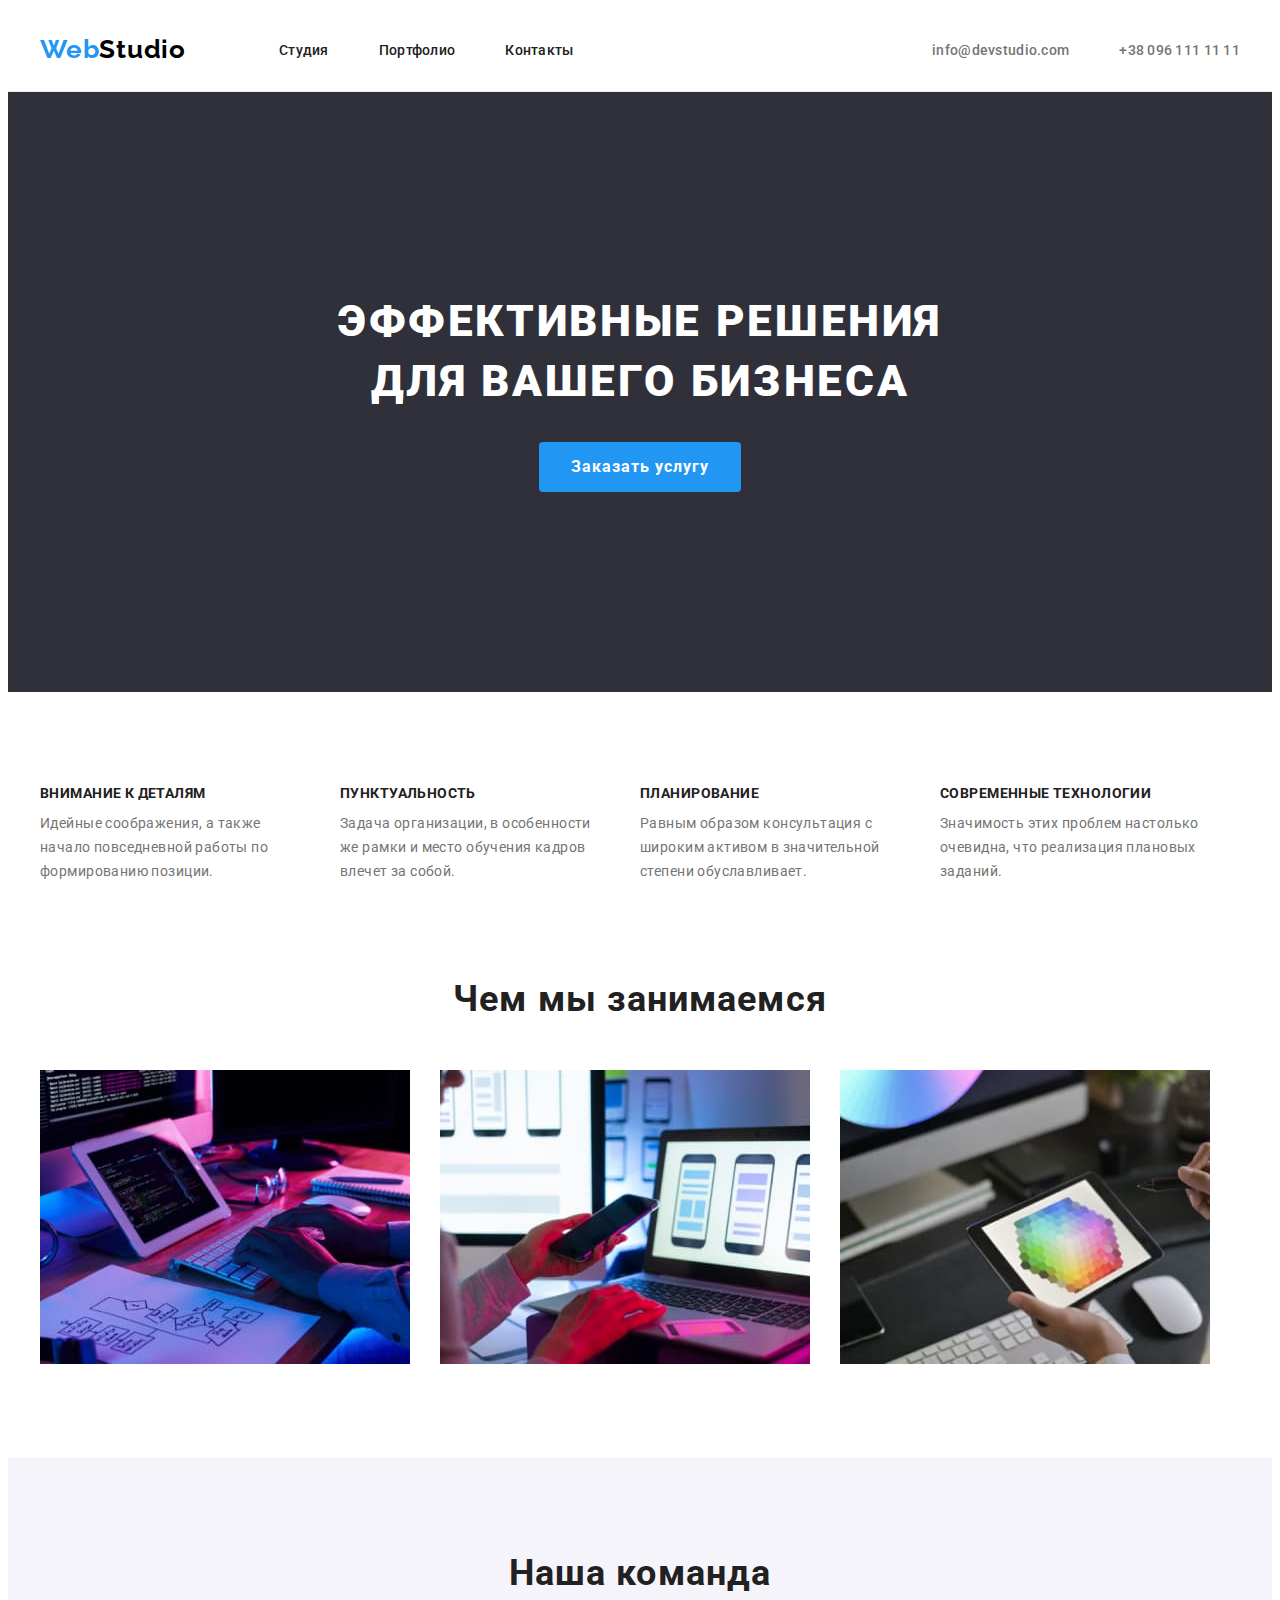
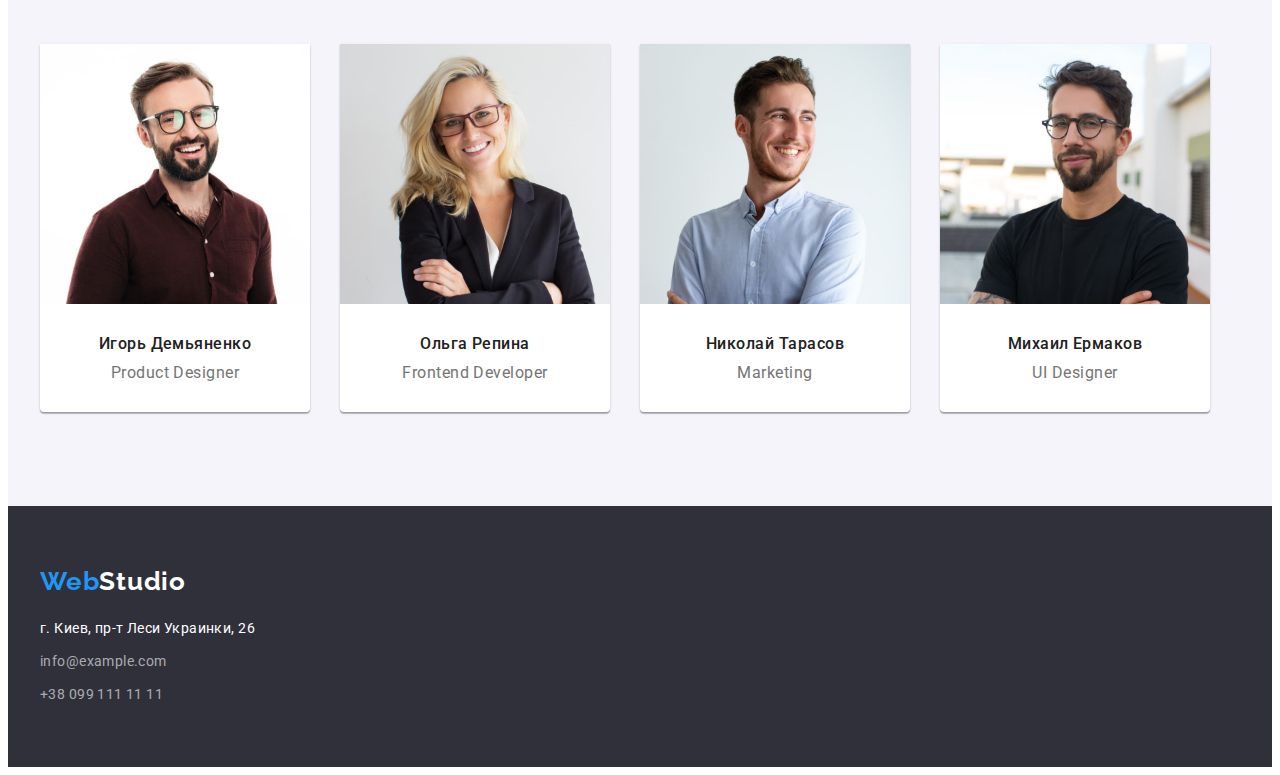
<file: index.html>
<!DOCTYPE html>
<html lang="ru">
  <head>
    <meta charset="UTF-8" />
    <meta http-equiv="X-UA-Compatible" content="IE=edge" />
    <meta name="viewport" content="width=device-width, initial-scale=1.0" />
    <title>Студия</title>
    <link rel="preconnect" href="https://fonts.googleapis.com">
    <link rel="preconnect" href="https://fonts.gstatic.com" crossorigin>
    <link href="https://fonts.googleapis.com/css2?family=Raleway:wght@700&family=Roboto:wght@400;500;700;900&display=swap" rel="stylesheet">
    <link rel="stylesheet" href="https://cdnjs.cloudflare.com/ajax/libs/modern-normalize/1.1.0/modern-normalize.min.css"
      integrity="sha512-wpPYUAdjBVSE4KJnH1VR1HeZfpl1ub8YT/NKx4PuQ5NmX2tKuGu6U/JRp5y+Y8XG2tV+wKQpNHVUX03MfMFn9Q=="
      crossorigin="anonymous" referrerpolicy="no-referrer" />
    <link rel="stylesheet" href="./css/styles.css" />
  </head>
  <body>
    <!--Шапка страницы-->
    <header class="main-header">
      <div class="container main-header-container">
        <nav class="navigation">
          <a class="link logo-link" href="" lang="en">Web<span class="logo-header">Studio</span></a>
          <ul class="list menu">
            <li class="menu-item"><a class="link menu-link" href="./index.html" target="_self"
                rel="noreferrer noopener">Студия</a></li>
            <li class="menu-item"><a class="link menu-link" href="./portfolio.html" target="_self"
                rel="noreferrer noopener">Портфолио</a></li>
            <li class="menu-item"><a class="link menu-link" href="">Контакты</a></li>
          </ul>
        </nav>
        <ul class="list contact">
          <li class="contact-item"><a class="link contact-link" href="mailto:info@devstudio.com">info@devstudio.com</a></li>
          <li class="contact-item"><a class="link contact-link" href="tel:+380961111111">+38 096 111 11 11</a></li>
        </ul>
      </div>
    </header>
    <!--Уникальный контент страницы-->
    <main class="main-page">
      <section class="hero section">
        <div class="container">
        <h1 class="hero-title">Эффективные решения <br/> для вашего бизнеса</h1>
        <button class="hero-btn" type="button">Заказать услугу</button>
        </div>
      </section>
      <section class="box-principle section">
        <div class="container">
        <h2 class="visually-hidden">Наши принципы</h2>
        <ul class="list box-principle-list">
          <li class="box-principle-item">
            <h3 class="box-principle-title">Внимание к деталям</h3>
            <p class="box-principle-text">Идейные соображения, а также начало повседневной работы по формированию позиции.</p>
          </li>
          <li class="box-principle-item">
            <h3 class="box-principle-title">Пунктуальность</h3>
            <p class="box-principle-text">
              Задача организации, в особенности же рамки и место обучения кадров влечет за собой.
            </p>
          </li>
          <li class="box-principle-item">
            <h3 class="box-principle-title">Планирование</h3>
            <p class="box-principle-text">
              Равным образом консультация с широким активом в значительной степени обуславливает.
            </p>
          </li>
          <li class="box-principle-item">
            <h3 class="box-principle-title">Современные технологии</h3>
            <p class="box-principle-text">Значимость этих проблем настолько очевидна, что реализация плановых заданий.</p>
          </li>
        </ul>
        </div>
      </section>
      <section class="box-work section">
        <div class="container">
        <h2 class="box-work-title">Чем мы занимаемся</h2>
        <ul class="list box-work-list">
          <li class="box-work-item">
            <img class="box-work-image" src="./images/img-1.jpg" alt="Компьютер" width="370" height="294" />
          </li>
          <li class="box-work-item">
            <img class="box-work-image" src="./images/img-2.jpg" alt="Смартфон" width="370" height="294" />
          </li>
          <li class="box-work-item">
            <img class="box-work-image" src="./images/img-3.jpg" alt="Планшет" width="370" height="294" />
          </li>
        </ul>
        </div>
      </section>
      <section class="box-team section">
        <div class="container">
        <h2 class="box-team-title">Наша команда</h2>
        <ul class="list box-team-list">
          <li class="box-team-item">
            <img class="box-team-image" src="./images/img-4.jpg" alt="Фото Игоря" width="270" height="260" />
            <div class="box-team-container">
            <h3 class="box-team-name">Игорь Демьяненко</h3>
            <p class="box-team-text" lang="en">Product Designer</p>
            </div>
          </li>
          <li class="box-team-item">
            <img class="box-team-image" src="./images/img-5.jpg" alt="Фото Ольги" width="270" height="260" />
            <div class="box-team-container">
            <h3 class="box-team-name">Ольга Репина</h3>
            <p class="box-team-text" lang="en">Frontend Developer</p>
            </div>
          </li>
          <li class="box-team-item">
            <img class="box-team-image" src="./images/img-6.jpg" alt="Фото Николая" width="270" height="260" />
            <div class="box-team-container">
            <h3 class="box-team-name">Николай Тарасов</h3>
            <p class="box-team-text" lang="en">Marketing</p>
            </div>
          </li>
          <li class="box-team-item">
            <img class="box-team-image" src="./images/img-7.jpg" alt="Фото Михаила" width="270" height="260" />
            <div class="box-team-container">
            <h3 class="box-team-name">Михаил Ермаков</h3>
            <p class="box-team-text" lang="en">UI Designer</p>
            </div>
          </li>
        </ul>
        </div>
      </section>
    </main>
    <!--Подвал страницы-->
    <footer class="main-footer">
      <div class="container">
      <a class="link logo-link logo-link-footer" href="" lang="en">Web<span class="logo-footer">Studio</span></a>
      <address class="contact-footer">
        <ul class="list contact-footer-list">
          <li class="contact-footer-item">
            <a class="link contact-footer-map"
              href="https://goo.gl/maps/VhvaKsg6vNZzqWM96"
              target="_blank"
              rel="noreferrer noopener">
              г. Киев, пр-т Леси Украинки, 26
            </a>
          </li>
          <li class="contact-footer-item"><a class="link contact-footer-link" href="mailto:info@example.com">info@example.com</a></li>
          <li class="contact-footer-item"><a class="link contact-footer-link" href="tel:+380991111111">+38 099 111 11 11</a></li>
        </ul>
      </address>
      </div>
    </footer>
  </body>
</html>
</file>
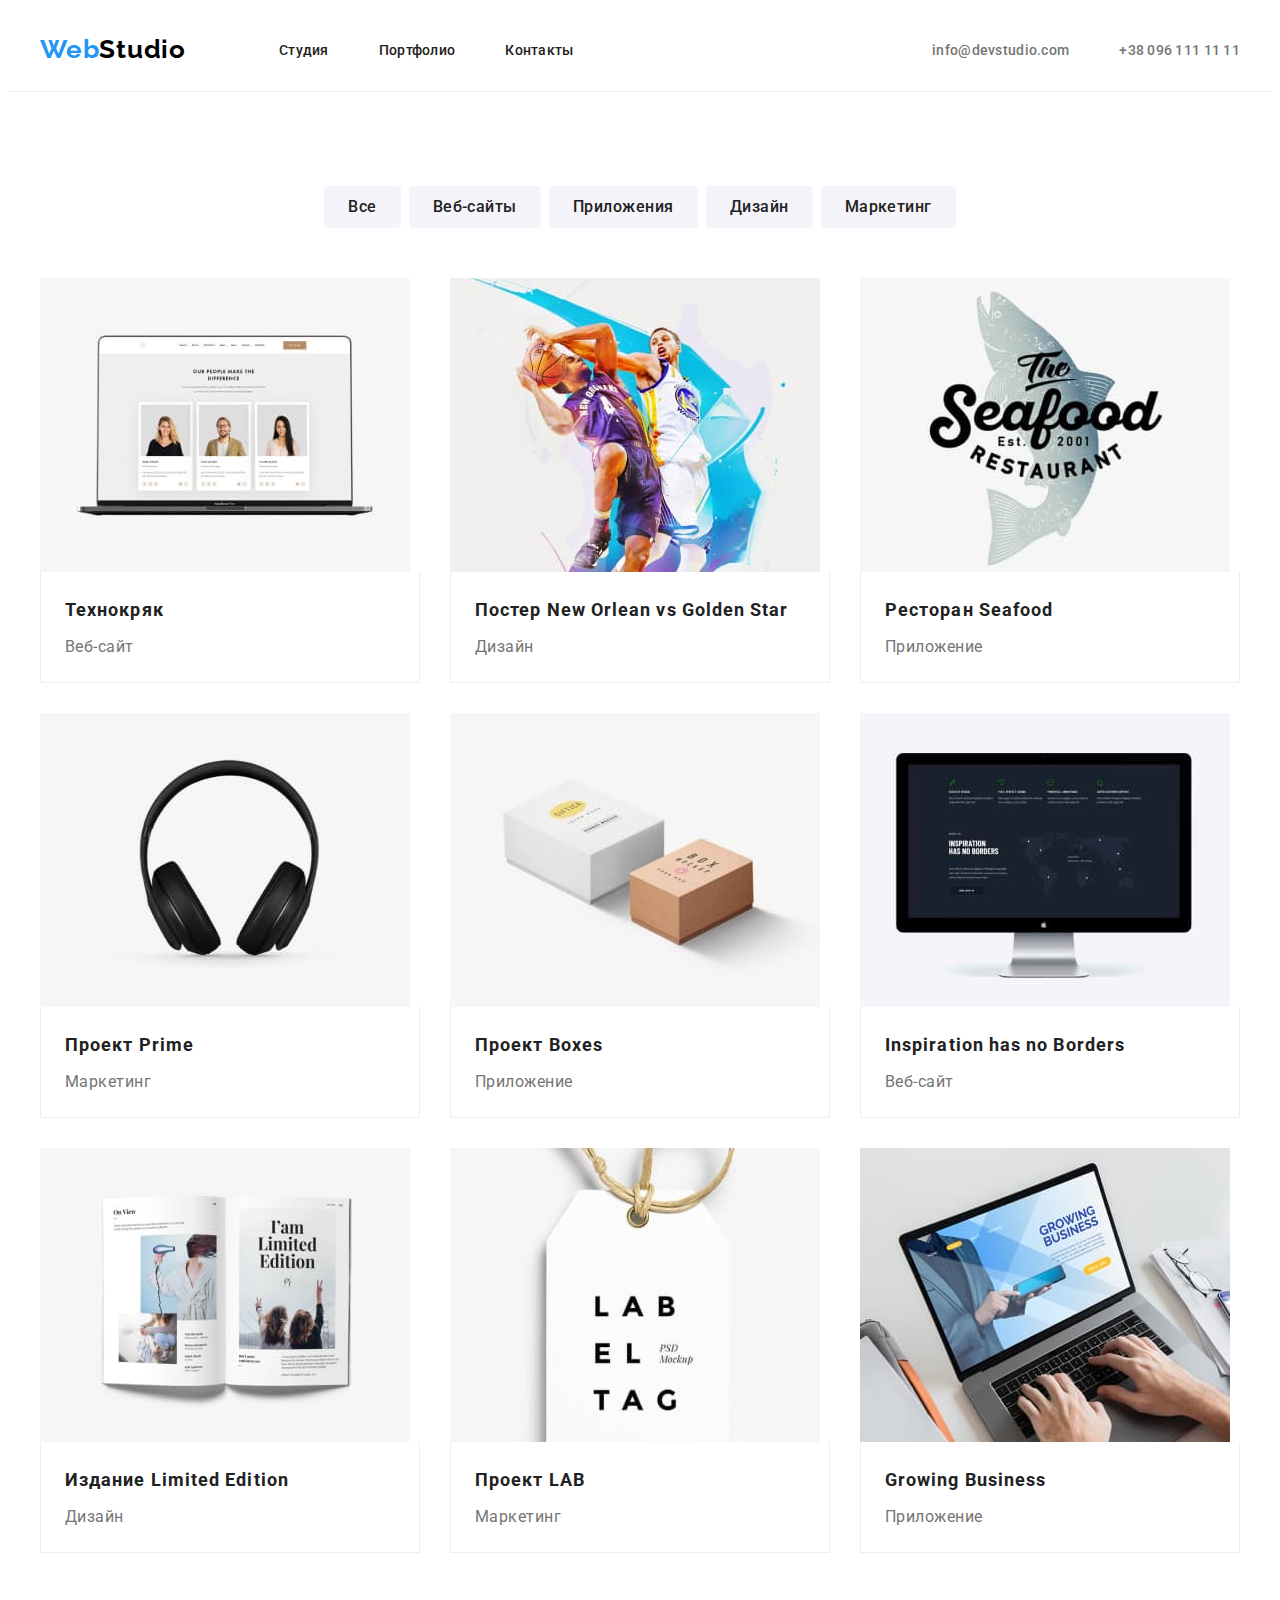
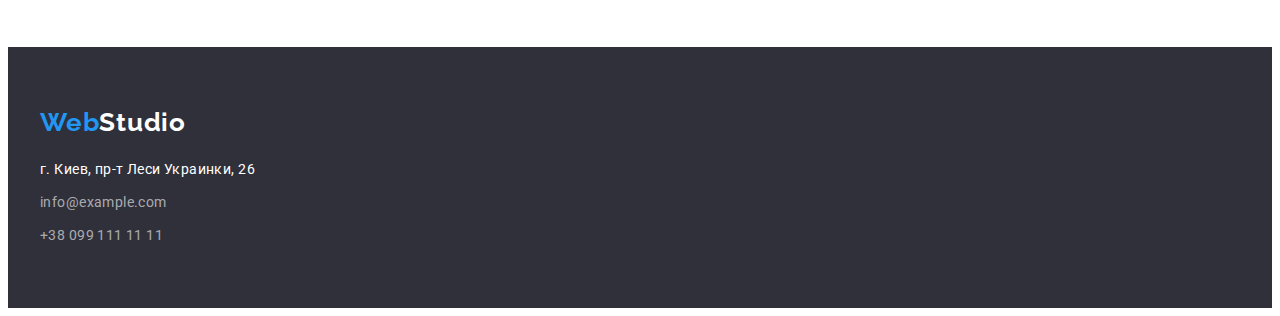
<file: portfolio.html>
<!DOCTYPE html>
<html lang="ru">
<head>
    <meta charset="UTF-8" />
    <meta http-equiv="X-UA-Compatible" content="IE=edge" />
    <meta name="viewport" content="width=device-width, initial-scale=1.0" />
    <title>Портфолио</title>
    <link rel="preconnect" href="https://fonts.googleapis.com">
    <link rel="preconnect" href="https://fonts.gstatic.com" crossorigin>
    <link href="https://fonts.googleapis.com/css2?family=Raleway:wght@700&family=Roboto:wght@400;500;700;900&display=swap" rel="stylesheet">
    <link rel="stylesheet" href="https://cdnjs.cloudflare.com/ajax/libs/modern-normalize/1.1.0/modern-normalize.min.css"
        integrity="sha512-wpPYUAdjBVSE4KJnH1VR1HeZfpl1ub8YT/NKx4PuQ5NmX2tKuGu6U/JRp5y+Y8XG2tV+wKQpNHVUX03MfMFn9Q=="
        crossorigin="anonymous" referrerpolicy="no-referrer" />
    <link rel="stylesheet" href="./css/styles.css" />
</head>
<body>
    <!--Шапка страницы-->
    <header class="main-header">
        <div class="container main-header-container">
            <nav class="navigation">
                <a class="link logo-link" href="" lang="en">Web<span class="logo-header">Studio</span></a>
                <ul class="list menu">
                    <li class="menu-item"><a class="link menu-link" href="./index.html" target="_self"
                            rel="noreferrer noopener">Студия</a></li>
                    <li class="menu-item"><a class="link menu-link" href="./portfolio.html" target="_self"
                            rel="noreferrer noopener">Портфолио</a></li>
                    <li class="menu-item"><a class="link menu-link" href="">Контакты</a></li>
                </ul>
            </nav>
            <ul class="list contact">
                <li class="contact-item"><a class="link contact-link" href="mailto:info@devstudio.com">info@devstudio.com</a></li>
                <li class="contact-item"><a class="link contact-link" href="tel:+380961111111">+38 096 111 11 11</a></li>
            </ul>
        </div>
    </header>
    <!--Уникальный контент страницы-->
    <main class="main-portfolio">
        <section class="box-portfolio section">
        <div class="container">
        <h1 class="visually-hidden">Портфолио</h1>
        <ul class="list list-btn">
            <li class="item-btn">
                <button class="filter-btn" type="button">Все</button>
            </li>
            <li class="item-btn">
                <button class="filter-btn" type="button">Веб-сайты</button>
            </li>
            <li class="item-btn" >
                <button class="filter-btn" type="button">Приложения</button>
            </li>
            <li class="item-btn">
                <button class="filter-btn" type="button">Дизайн</button>
            </li>
            <li class="item-btn">
                <button class="filter-btn" type="button">Маркетинг</button>
            </li>
        </ul>
         <ul class="list list-portfolio">
            <li class="item-portfolio">
                <img class="image-portfolio" src="./images/portfolio-img-1.jpg" alt="Фото веб-сайта" width="370" height="294">
                <div class="container-portfolio">
                <h2 class="title-portfolio">Технокряк</h2>
                <p class="text-portfolio">Веб-сайт</p>
                </div>
            </li>
            <li class="item-portfolio">
                <img class="image-portfolio" src="./images/portfolio-img-2.jpg" alt="Фото постера" width="370" height="294">
                <div class="container-portfolio">
                <h2 class="title-portfolio">Постер <span lang="en">New Orlean vs Golden Star</span></h2>
                <p class="text-portfolio">Дизайн</p>
                </div>
            </li>
            <li class="item-portfolio">
                <img class="image-portfolio" src="./images/portfolio-img-3.jpg" alt="Эмблема приложения ресторана" width="370" height="294">
                <div class="container-portfolio">
                <h2 class="title-portfolio">Ресторан <span lang="en">Seafood</span></h2>
                <p class="text-portfolio">Приложение</p>
                </div>
            </li>
            <li class="item-portfolio">
                <img class="image-portfolio" src="./images/portfolio-img-4.jpg" alt="Наушники" width="370" height="294">
                <div class="container-portfolio">
                <h2 class="title-portfolio">Проект <span lang="en">Prime</span></h2>
                <p class="text-portfolio">Маркетинг</p>
                </div>
            </li>
            <li class="item-portfolio">
                <img class="image-portfolio" src="./images/portfolio-img-5.jpg" alt="Эмблема приложения проекта" width="370" height="294">
                <div class="container-portfolio">
                <h2 class="title-portfolio">Проект <span lang="en">Boxes</span></h2>
                <p class="text-portfolio">Приложение</p>
                </div>
            </li>
            <li class="item-portfolio">
                <img class="image-portfolio" src="./images/portfolio-img-6.jpg" alt="Снимок веб-сайта" width="370" height="294">
                <div class="container-portfolio">
                <h2 class="title-portfolio" lang="en">Inspiration has no Borders</h2>
                <p class="text-portfolio">Веб-сайт</p>
                </div>
            </li>
            <li class="item-portfolio">
                <img class="image-portfolio" src="./images/portfolio-img-7.jpg" alt="Страницы издания" width="370" height="294">
                <div class="container-portfolio">
                <h2 class="title-portfolio">Издание <span lang="en">Limited Edition</span></h2>
                <p class="text-portfolio">Дизайн</p>
                </div>
            </li>
            <li class="item-portfolio">
                <img class="image-portfolio" src="./images/portfolio-img-8.jpg" alt="Эмблема проекта" width="370" height="294">
                <div class="container-portfolio">
                <h2 class="title-portfolio">Проект <span lang="en">LAB</span></h2>
                <p class="text-portfolio">Маркетинг</p>
                </div>
            </li>
            <li class="item-portfolio">
                <img class="image-portfolio" src="./images/portfolio-img-9.jpg" alt="Фото приложения на компьютере" width="370" height="294">
                <div class="container-portfolio">
                <h2 class="title-portfolio" lang="en">Growing Business</h2>
                <p class="text-portfolio">Приложение</p>
                </div>
            </li>
         </ul>
        </div>
        </section>
    </main>
    <!--Подвал страницы-->
    <footer class="main-footer">
        <div class="container">
        <a class="link logo-link logo-link-footer" href="" lang="en">Web<span class="logo-footer">Studio</span></a>
        <address class="contact-footer">
            <ul class="list contact-footer-list">
                <li class="contact-footer-item">
                    <a class="link contact-footer-map"
                    href="https://goo.gl/maps/VhvaKsg6vNZzqWM96"
                    target="_blank"
                    rel="noreferrer noopener">
                    г. Киев, пр-т Леси Украинки, 26
                    </a>
                </li>
                <li class="contact-footer-item"><a class="link contact-footer-link" href="mailto:info@example.com">info@example.com</a></li>
                <li class="contact-footer-item"><a class="link contact-footer-link" href="tel:+380991111111">+38 099 111 11 11</a></li>
            </ul>
        </address>
        </div>
    </footer> 
</body>
</html>
</file>
<file: css/styles.css>
:root {
    --accent-color: #2196F3;
    --primary-color: #212121;
    --secondary-color: #757575;
    --tertiary-color: #FFFFFF;
}

body {
    font-family: 'Roboto', sans-serif;
    color: var(--primary-color);
}

h1,
h2,
h3,
p {
    margin: 0;
}

ul {
    margin: 0;
    padding: 0;
    list-style: none;
}

img {
    display: block;
    max-width: 100%;
    height: auto;
}

address {
    font-style: normal;
    font-weight: 400;
}

.visually-hidden {
    position: absolute;
    white-space: nowrap;
    width: 1px;
    height: 1px;
    overflow: hidden;
    border: 0;
    padding: 0;
    clip: rect(0 0 0 0);
    clip-path: inset(50%);
    margin: -1px;
}

.container {
    width: 1200px;
    margin: 0 auto;
    padding: 0 15px;
}

.section {
    padding-top: 94px;
    padding-bottom: 94px;
}

.list {
    list-style: none;
}

.link {
    text-decoration: none;
}

.link:hover,
.link:focus {
    color: var(--accent-color);
}

.hero-btn:hover,
.hero-btn:focus,
.filter-btn:hover,
.filter-btn:focus {
    color: var(--tertiary-color);
    background-color: var(--accent-color);
}

.hero-btn,
.filter-btn {
    cursor: pointer;
}

.hero-btn {
    display: inline-block;
    min-width: 200px;
    padding: 10px 32px;
    border: transparent;
    border-radius: 4px;
    font-family: inherit;
    font-weight: 700;
    font-size: 16px;
    line-height: 1.88;
    align-items: center;
    text-align: center;
    letter-spacing: 0.06em;
    color: var(--tertiary-color);
    background-color: var(--accent-color);
}

.filter-btn {
    display: inline-block;
    padding: 6px 22px;
    border-color: transparent;
    border-radius: 4px;
    font-family: inherit;
    font-weight: 500;
    font-size: 16px;
    line-height: 1.62;
    text-align: center;
    letter-spacing: 0.03em;
    color: var(--primary-color);
    background-color: #F5F4FA;
}

.item-btn:not(:last-child) {
    margin-right: 8px;
}

.list-btn {
    display: flex;
    justify-content: center;
    margin-bottom: 50px;
}

.logo-link {
    margin-right: 93px;
    padding-top: 24px;
    padding-bottom: 25px;
    font-family: 'Raleway', sans-serif;
    font-weight: 700;
    font-size: 26px;
    line-height: 1.19;
    letter-spacing: 0.03em;
    color: var(--accent-color);
}

.logo-header {
    color: #000000;
}

.menu-link,
.contact-link {
    font-weight: 500;
    font-size: 14px;
    line-height: 1.14;
    letter-spacing: 0.02em;
}

.menu-link {
    padding-top: 5px;
    padding-bottom: 5px;
    color: var(--primary-color);
}

.contact-link {
    color: var(--secondary-color);
}

.main-header {
    border-bottom: 1px solid #ECECEC;
}

.main-header-container {
    display: flex;
    align-items: center;
    justify-content: space-between;
}

.navigation {
    display: flex;
    align-items: center;
}

.menu {
    display: flex;
    align-items: center;
    padding-top: 32px;
    padding-bottom: 32px;
}

.menu-item:not(:last-child) {
    margin-right: 50px;
}

.contact {
    display: flex;
    align-items: center;
    padding-top: 32px;
    padding-bottom: 32px;
}

.contact-item:not(:last-child) {
    margin-right: 50px;
    margin-left: auto;
}

.hero {
    padding: 200px 0;
    text-align: center;
    background-color: #2F303A;
}

.hero-title {
    width: 696px;
    margin-left: auto;
    margin-right: auto;
    margin-bottom: 30px;
    font-weight: 900;
    font-size: 44px;
    line-height: 1.36;
    text-align: center;
    letter-spacing: 0.06em;
    text-transform: uppercase;
    color: var(--tertiary-color);
}

.box-principle-title {
    font-weight: 700;
    font-size: 14px;
    line-height: 1.14;
    letter-spacing: 0.03em;
    text-transform: uppercase;
    color: var(--primary-color);
}

.box-principle-list {
    display: flex;
}

.box-principle-item {
    width: 270px;
}

.box-principle-item:not(:last-child) {
    margin-right: 30px;
}

.box-principle-title {
    margin-bottom: 10px;
}

.box-principle-text {
    font-size: 14px;
    line-height: 1.71;
    letter-spacing: 0.03em;
    color: var(--secondary-color);
}

.box-work {
    padding-top: 0;
}

.box-work-title,
.box-team-title {
    margin-bottom: 50px;
    font-weight: 700;
    font-size: 36px;
    line-height: 1.17;
    text-align: center;
    letter-spacing: 0.03em;
    color: var(--primary-color);
}

.box-work-list {
    display: flex;
}

.box-work-item:not(:last-child) {
    margin-right: 30px;
}

.box-team {
    background-color: #F5F4FA;
}

.box-team-list {
    display: flex;
}

.box-team-item {
    box-shadow: 0px 1px 3px rgba(0, 0, 0, 0.12), 0px 1px 1px rgba(0, 0, 0, 0.14), 0px 2px 1px rgba(0, 0, 0, 0.2);
    border-radius: 0px 0px 4px 4px;
    background-color: var(--tertiary-color);
}

.box-team-item:not(:last-child) {
    margin-right: 30px;
}

.box-team-container {
    padding-top: 30px;
    padding-bottom: 30px;
}

.box-team-name {
    margin-bottom: 10px;
    font-weight: 500;
    font-size: 16px;
    line-height: 1.19;
    text-align: center;
    letter-spacing: 0.03em;
    color: var(--primary-color);
}

.box-team-text {
    font-size: 16px;
    line-height: 1.19;
    text-align: center;
    letter-spacing: 0.03em;
    color: var(--secondary-color);
}

.list-portfolio {
    display: flex;
    flex-wrap: wrap;
    gap: 30px;
}

.item-portfolio {
    flex-basis: calc((100% - 60px) / 3);
}

.container-portfolio {
    padding: 20px 24px;
    border: 1px solid #EEEEEE;
    border-top: none;
}

.title-portfolio {
    margin-bottom: 4px;
    font-weight: 700;
    font-size: 18px;
    line-height: 2;
    letter-spacing: 0.06em;
    color: var(--primary-color);
}

.text-portfolio {
    font-size: 16px;
    line-height: 1.88;
    letter-spacing: 0.03em;
    color: var(--secondary-color);
}

.main-footer {
    padding-top: 60px;
    padding-bottom: 60px;
    background-color: #2F303A;
}

.logo-link-footer {
    margin-right: 0;
    padding: 0;
}

.contact-footer {
    margin-top: 20px;
}

.logo-footer,
.contact-footer-map {
    color: var(--tertiary-color);
}

.contact-footer-map,
.contact-footer-link {
    font-size: 14px;
    line-height: 1.71;    
    letter-spacing: 0.03em;
}

.contact-footer-link {
    color: rgba(255, 255, 255, 0.6);
}

.contact-footer-item:not(:last-child) {
    margin-bottom: 9px;
}
</file>
